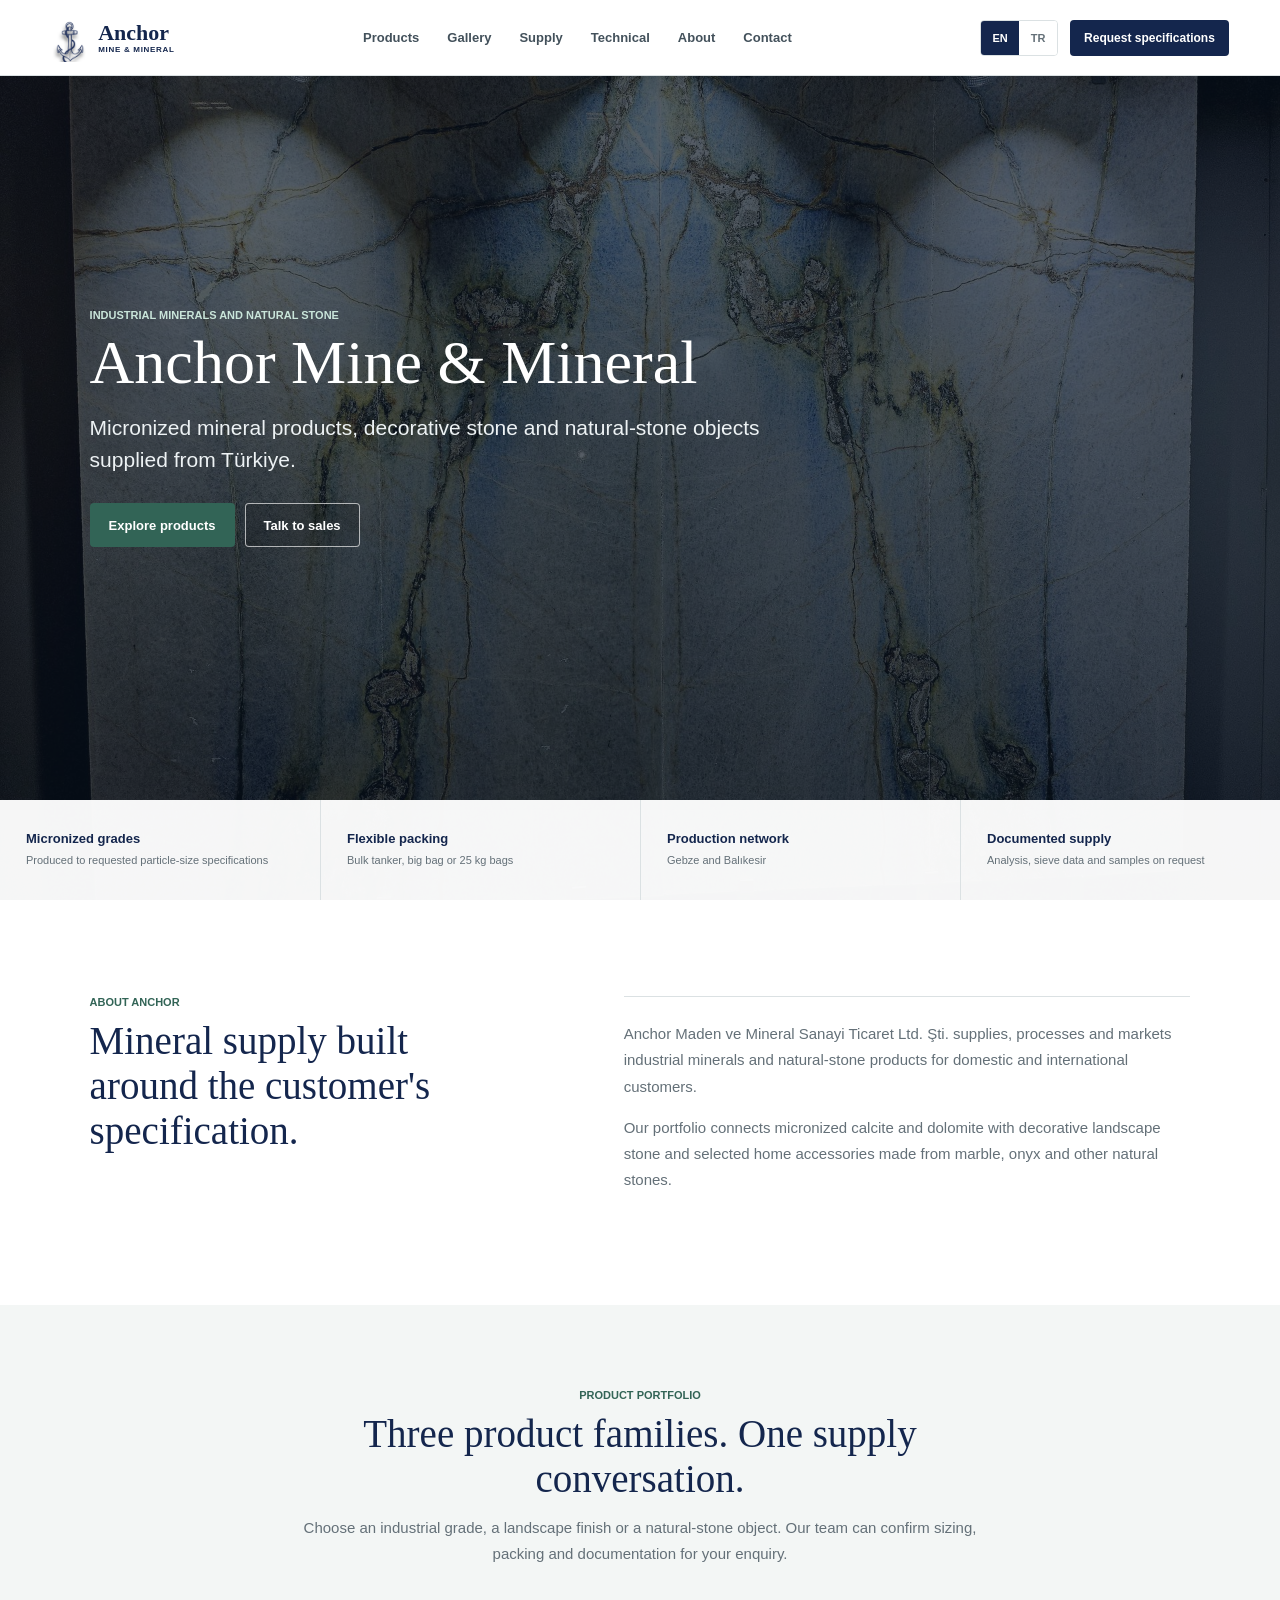
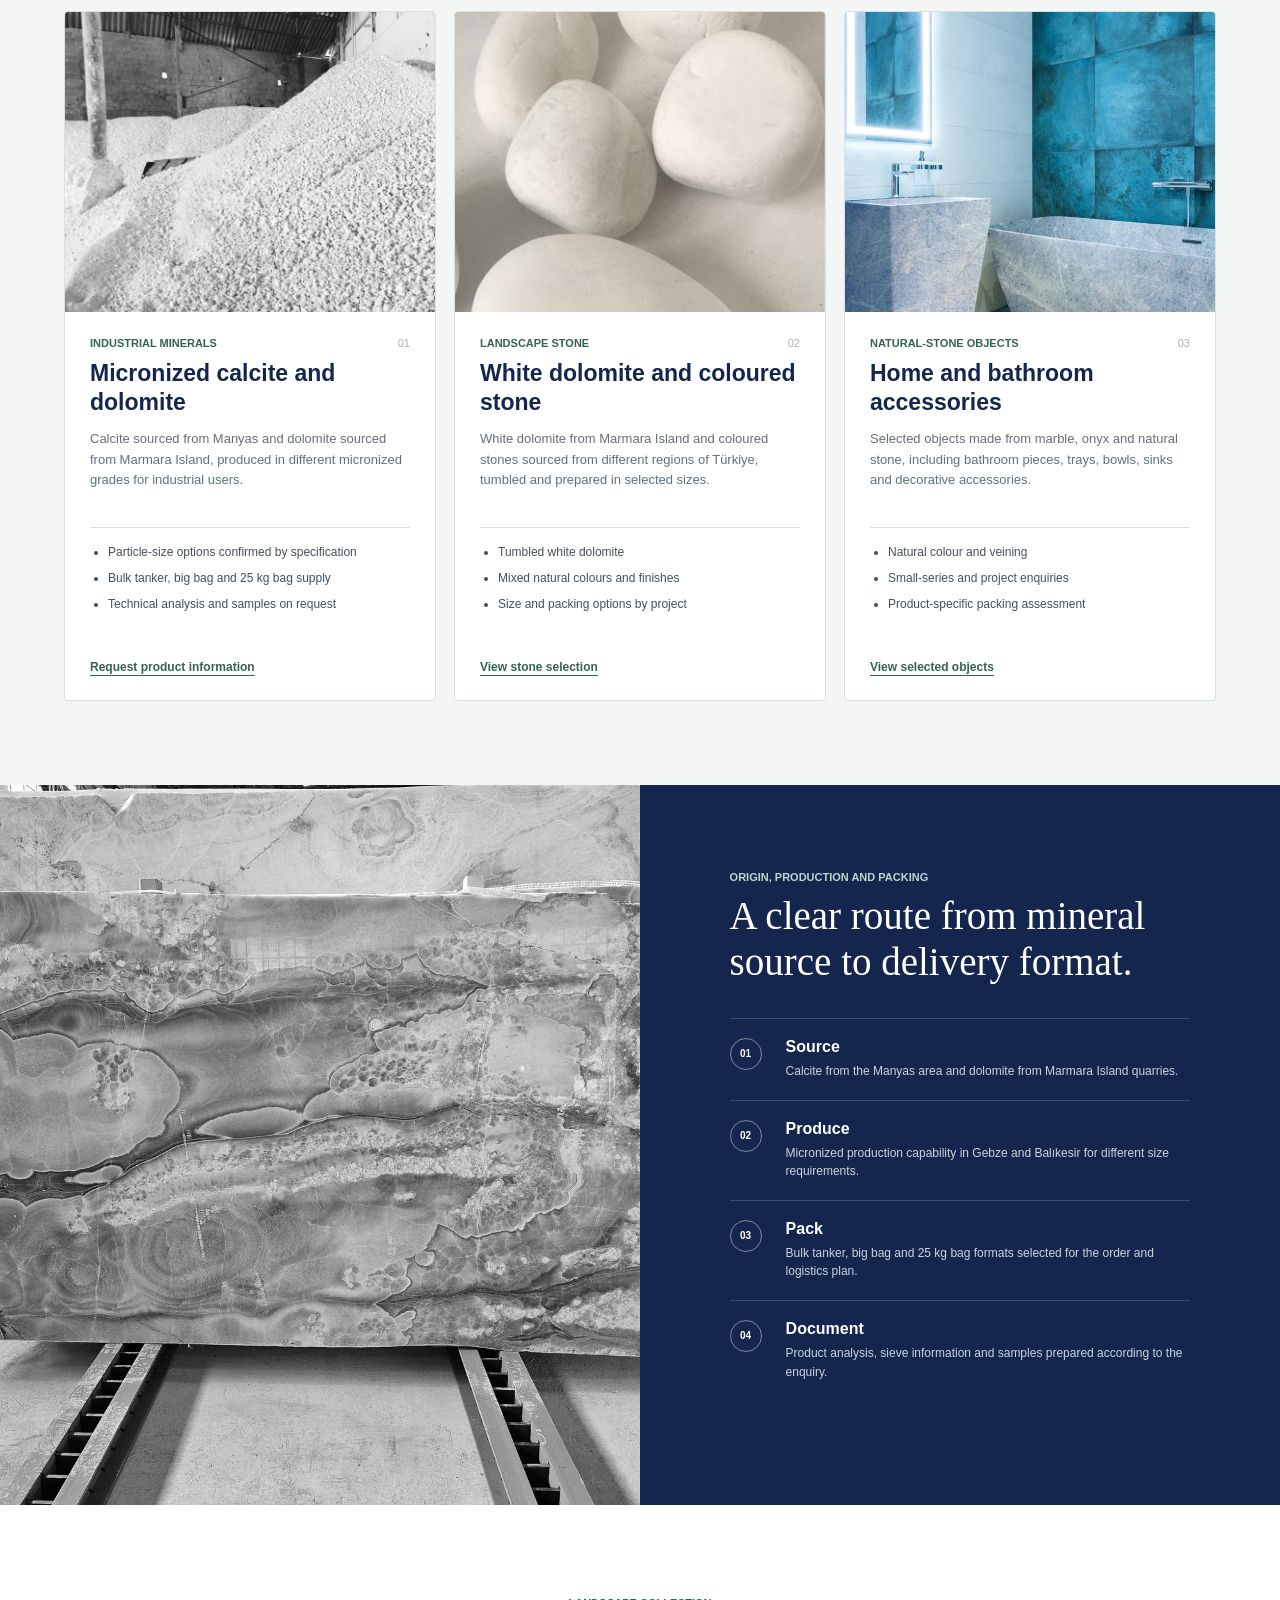
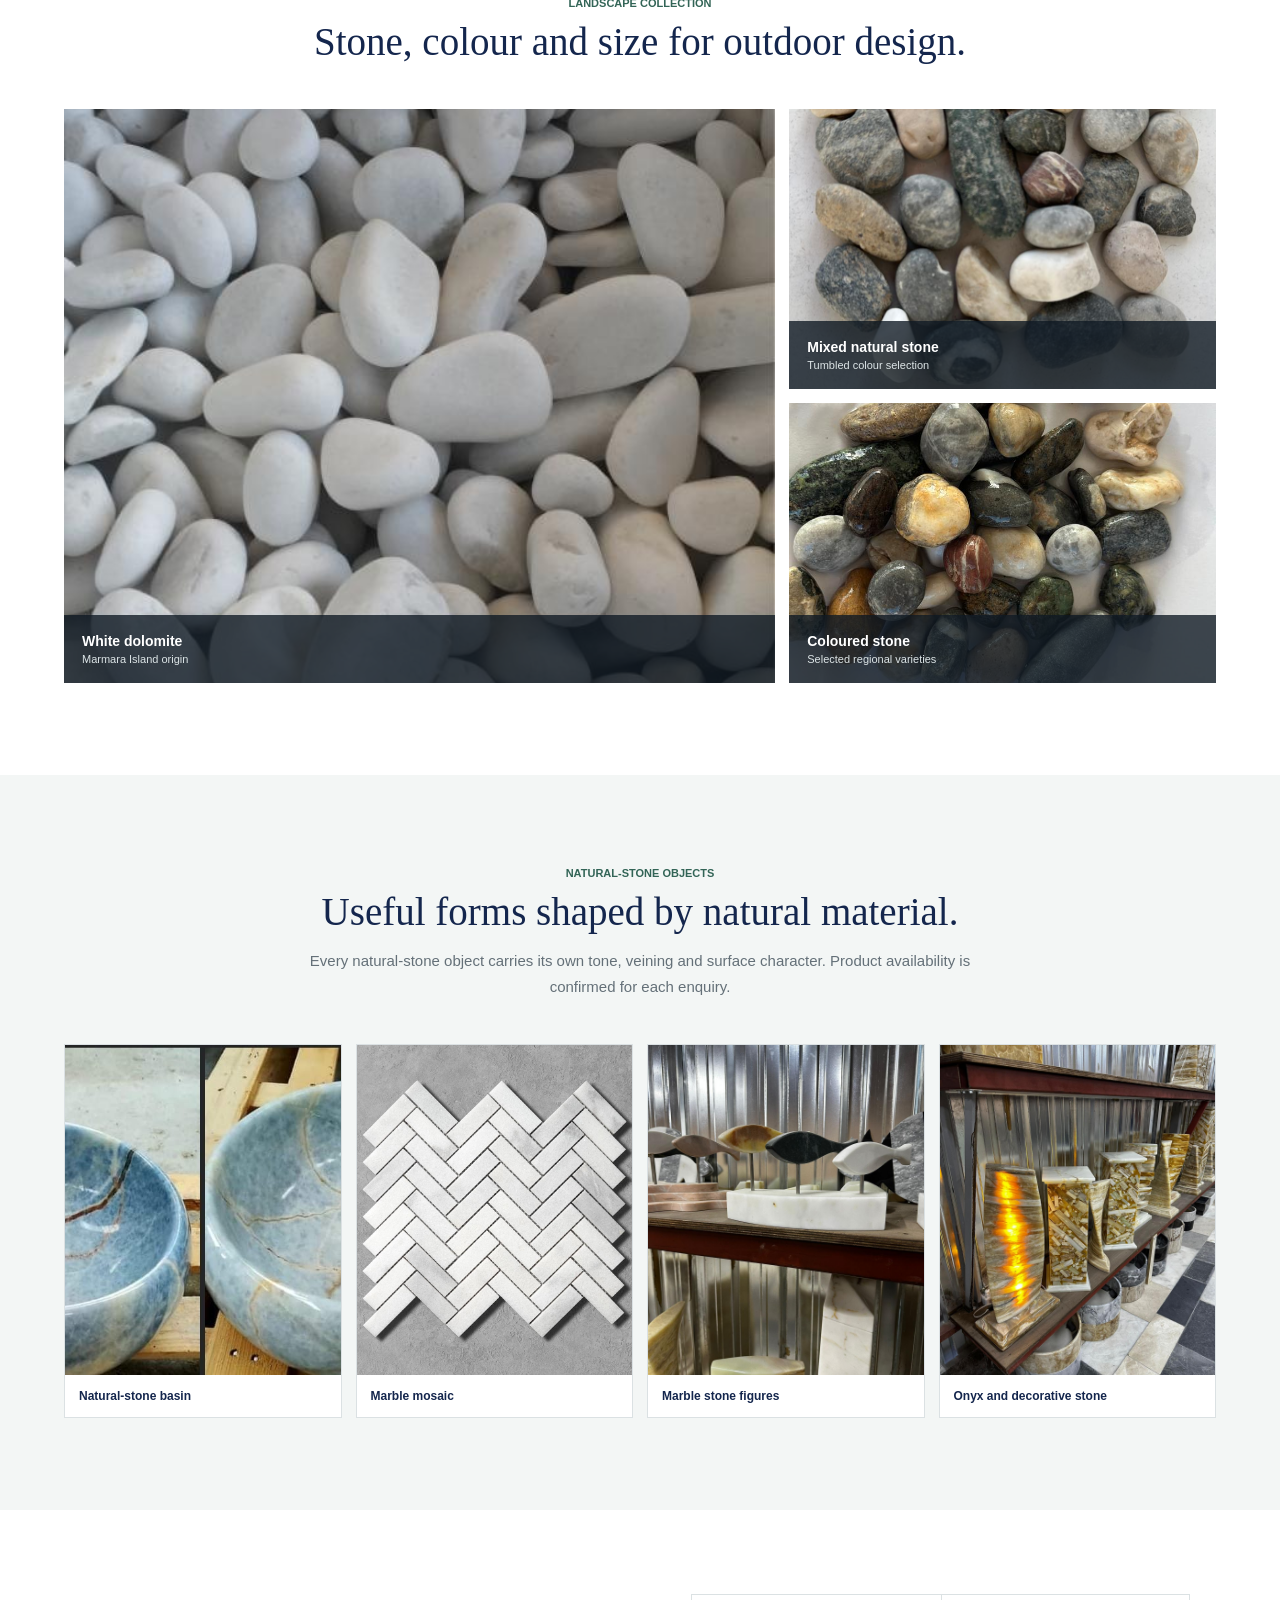
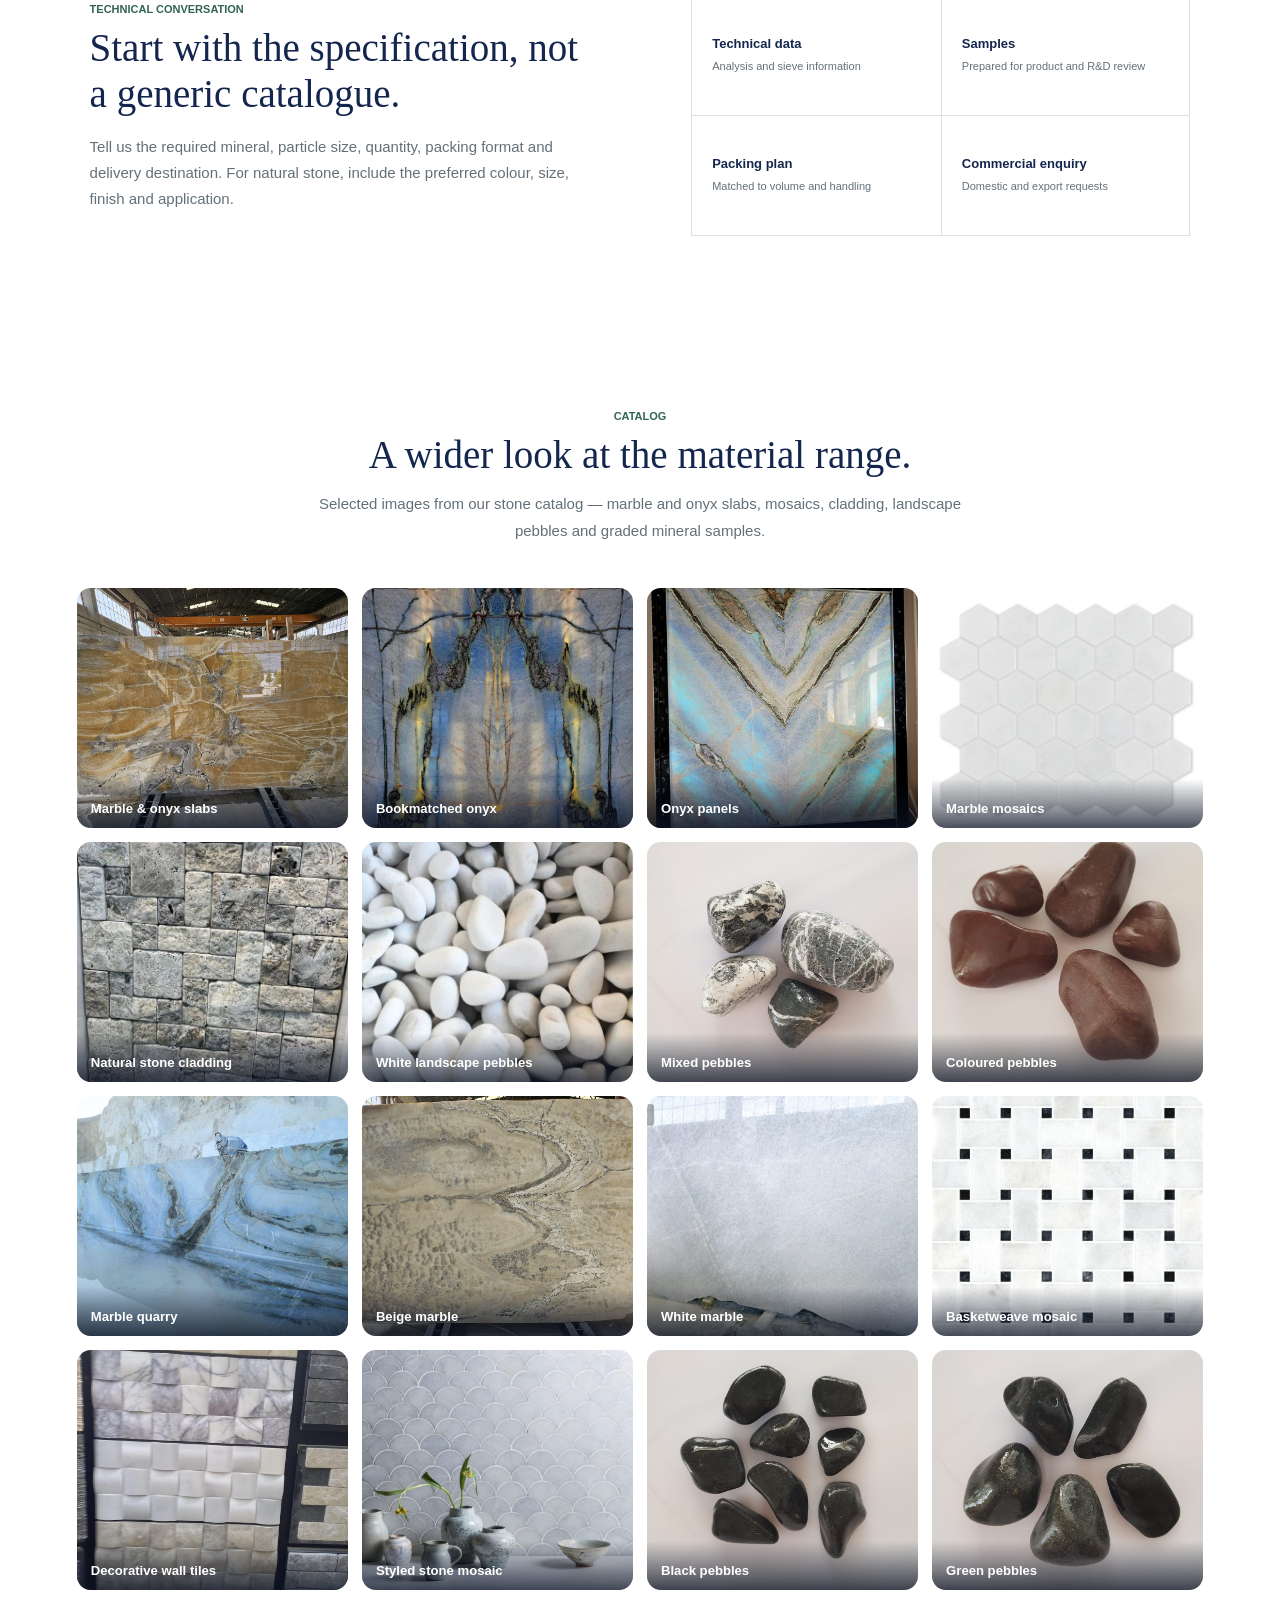
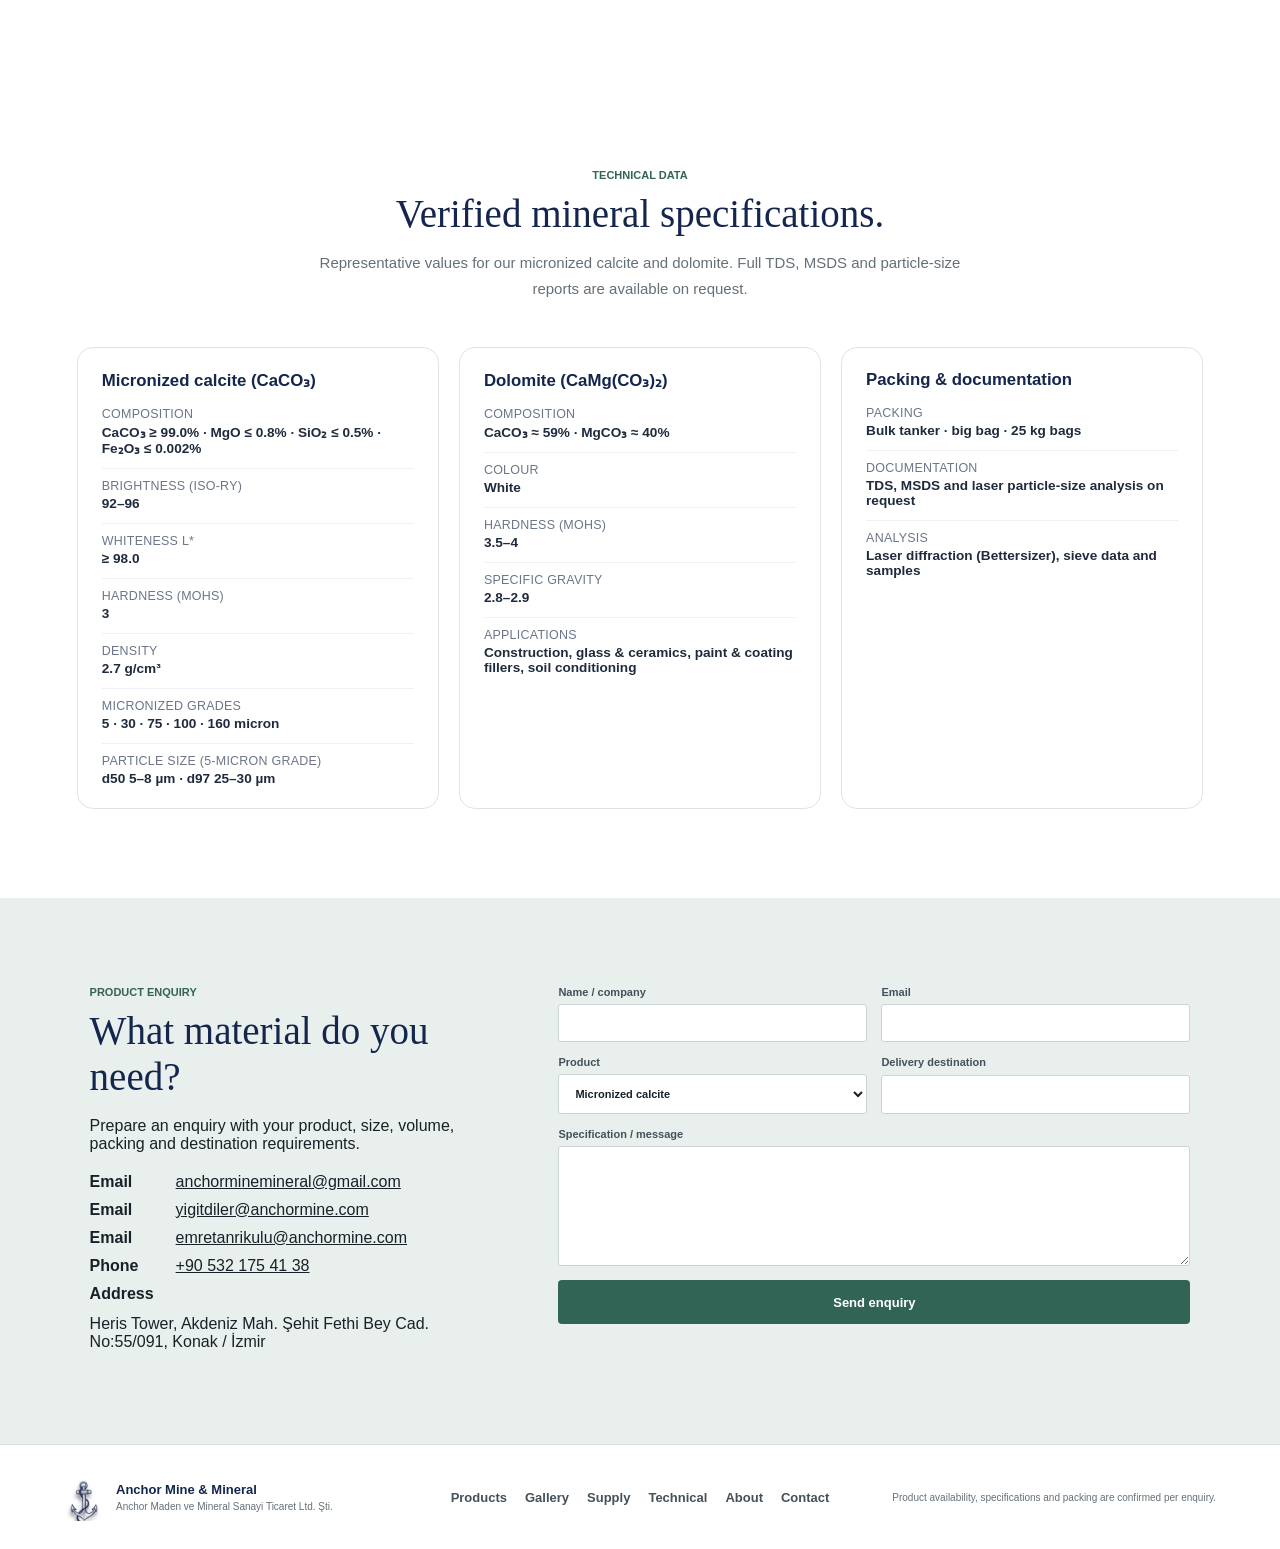
<file: index.html>
<!doctype html>
<html lang="en">
<head>
  <meta charset="utf-8">
  <meta name="viewport" content="width=device-width, initial-scale=1">
  <meta name="description" content="Anchor Mine & Mineral supplies micronized calcite and dolomite, decorative landscape stone, and natural-stone home accessories from Türkiye.">
  <meta name="theme-color" content="#14264d">
  <title>Anchor Mine & Mineral | Industrial Minerals and Natural Stone</title>
  <link rel="icon" type="image/png" href="/assets/anchor-logo.png?v=2">
  <link rel="apple-touch-icon" href="/assets/anchor-logo.png?v=2">
  <link rel="stylesheet" href="styles.css">
  <script src="script.js" defer></script>
</head>
<body>
  <header class="site-header">
    <a class="brand" href="#top" aria-label="Anchor Mine and Mineral home">
      <span class="brand-mark"><img src="assets/anchor-logo.png" alt=""></span>
      <span class="brand-copy"><strong>Anchor</strong><small>Mine &amp; Mineral</small></span>
    </a>
    <nav aria-label="Primary navigation">
      <div class="mobile-language language-switcher" aria-label="Language">
        <button class="active" data-lang="en" type="button">EN</button>
        <button data-lang="tr" type="button">TR</button>
      </div>
      <a data-i18n="navProducts" href="#products">Products</a>
      <a data-i18n="navGallery" href="#gallery">Gallery</a>
      <a data-i18n="navSupply" href="#supply">Supply</a>
      <a data-i18n="navTechnical" href="#technical">Technical</a>
      <a data-i18n="navAbout" href="#about">About</a>
      <a data-i18n="navContact" href="#contact">Contact</a>
    </nav>
    <div class="header-actions">
      <div class="language-switcher" aria-label="Language">
        <button class="active" data-lang="en" type="button">EN</button>
        <button data-lang="tr" type="button">TR</button>
      </div>
      <a class="header-cta" data-i18n="requestSpecs" href="#contact">Request specifications</a>
    </div>
  </header>

  <main id="top">
    <section class="hero">
      <img class="hero-image" src="assets/hero-onyx.jpg" alt="Backlit natural stone slab">
      <div class="hero-shade"></div>
      <div class="hero-content">
        <p class="eyebrow" data-i18n="heroEyebrow">Industrial minerals and natural stone</p>
        <h1>Anchor Mine &amp; Mineral</h1>
        <p class="hero-lead" data-i18n="heroLead">Micronized mineral products, decorative stone and natural-stone objects supplied from Türkiye.</p>
        <div class="hero-actions">
          <a class="button button-primary" data-i18n="exploreProducts" href="#products">Explore products</a>
          <a class="button button-secondary" data-i18n="talkSales" href="#contact">Talk to sales</a>
        </div>
      </div>
      <div class="hero-facts" aria-label="Key capabilities">
        <div><strong data-i18n="fact1Title">Micronized grades</strong><span data-i18n="fact1Text">Produced to requested particle-size specifications</span></div>
        <div><strong data-i18n="fact2Title">Flexible packing</strong><span data-i18n="fact2Text">Bulk tanker, big bag or 25 kg bags</span></div>
        <div><strong data-i18n="fact3Title">Production network</strong><span data-i18n="fact3Text">Gebze and Balıkesir</span></div>
        <div><strong data-i18n="fact4Title">Documented supply</strong><span data-i18n="fact4Text">Analysis, sieve data and samples on request</span></div>
      </div>
    </section>

    <section class="intro" id="about">
      <div>
        <p class="eyebrow" data-i18n="aboutEyebrow">About Anchor</p>
        <h2 data-i18n="aboutTitle">Mineral supply built around the customer's specification.</h2>
      </div>
      <div class="intro-copy">
        <p data-i18n="aboutP1">Anchor Maden ve Mineral Sanayi Ticaret Ltd. Şti. supplies, processes and markets industrial minerals and natural-stone products for domestic and international customers.</p>
        <p data-i18n="aboutP2">Our portfolio connects micronized calcite and dolomite with decorative landscape stone and selected home accessories made from marble, onyx and other natural stones.</p>
      </div>
    </section>

    <section class="product-band" id="products">
      <div class="section-heading">
        <p class="eyebrow" data-i18n="productsEyebrow">Product portfolio</p>
        <h2 data-i18n="productsTitle">Three product families. One supply conversation.</h2>
        <p data-i18n="productsText">Choose an industrial grade, a landscape finish or a natural-stone object. Our team can confirm sizing, packing and documentation for your enquiry.</p>
      </div>

      <div class="product-grid">
        <article class="product-card">
          <img src="assets/micronized-minerals.jpg" alt="Micronized mineral product">
          <div class="product-body">
            <span>01</span>
            <p class="eyebrow" data-i18n="industrialLabel">Industrial minerals</p>
            <h3 data-i18n="industrialTitle">Micronized calcite and dolomite</h3>
            <p data-i18n="industrialText">Calcite sourced from Manyas and dolomite sourced from Marmara Island, produced in different micronized grades for industrial users.</p>
            <ul>
              <li data-i18n="industrialBullet1">Particle-size options confirmed by specification</li>
              <li data-i18n="industrialBullet2">Bulk tanker, big bag and 25 kg bag supply</li>
              <li data-i18n="industrialBullet3">Technical analysis and samples on request</li>
            </ul>
            <a data-i18n="requestProduct" href="#contact">Request product information</a>
          </div>
        </article>

        <article class="product-card">
          <img src="assets/white-dolomite.jpg" alt="White tumbled dolomite landscape stones">
          <div class="product-body">
            <span>02</span>
            <p class="eyebrow" data-i18n="landscapeLabel">Landscape stone</p>
            <h3 data-i18n="landscapeTitle">White dolomite and coloured stone</h3>
            <p data-i18n="landscapeText">White dolomite from Marmara Island and coloured stones sourced from different regions of Türkiye, tumbled and prepared in selected sizes.</p>
            <ul>
              <li data-i18n="landscapeBullet1">Tumbled white dolomite</li>
              <li data-i18n="landscapeBullet2">Mixed natural colours and finishes</li>
              <li data-i18n="landscapeBullet3">Size and packing options by project</li>
            </ul>
            <a data-i18n="viewStone" href="#stone-gallery">View stone selection</a>
          </div>
        </article>

        <article class="product-card">
          <img src="assets/stone-bathroom.jpg" alt="Natural stone bathroom in blue stone">
          <div class="product-body">
            <span>03</span>
            <p class="eyebrow" data-i18n="objectsLabel">Natural-stone objects</p>
            <h3 data-i18n="objectsTitle">Home and bathroom accessories</h3>
            <p data-i18n="objectsText">Selected objects made from marble, onyx and natural stone, including bathroom pieces, trays, bowls, sinks and decorative accessories.</p>
            <ul>
              <li data-i18n="objectsBullet1">Natural colour and veining</li>
              <li data-i18n="objectsBullet2">Small-series and project enquiries</li>
              <li data-i18n="objectsBullet3">Product-specific packing assessment</li>
            </ul>
            <a data-i18n="viewObjects" href="#objects-gallery">View selected objects</a>
          </div>
        </article>
      </div>
    </section>

    <section class="supply-section" id="supply">
      <div class="supply-image">
        <img src="assets/production-facility.jpg" alt="Natural stone slabs at the production facility">
      </div>
      <div class="supply-content">
        <p class="eyebrow" data-i18n="supplyEyebrow">Origin, production and packing</p>
        <h2 data-i18n="supplyTitle">A clear route from mineral source to delivery format.</h2>
        <div class="supply-steps">
          <article>
            <b>01</b>
            <div><strong data-i18n="step1Title">Source</strong><p data-i18n="step1Text">Calcite from the Manyas area and dolomite from Marmara Island quarries.</p></div>
          </article>
          <article>
            <b>02</b>
            <div><strong data-i18n="step2Title">Produce</strong><p data-i18n="step2Text">Micronized production capability in Gebze and Balıkesir for different size requirements.</p></div>
          </article>
          <article>
            <b>03</b>
            <div><strong data-i18n="step3Title">Pack</strong><p data-i18n="step3Text">Bulk tanker, big bag and 25 kg bag formats selected for the order and logistics plan.</p></div>
          </article>
          <article>
            <b>04</b>
            <div><strong data-i18n="step4Title">Document</strong><p data-i18n="step4Text">Product analysis, sieve information and samples prepared according to the enquiry.</p></div>
          </article>
        </div>
      </div>
    </section>

    <section class="gallery-section" id="stone-gallery">
      <div class="section-heading">
        <p class="eyebrow" data-i18n="stoneEyebrow">Landscape collection</p>
        <h2 data-i18n="stoneTitle">Stone, colour and size for outdoor design.</h2>
      </div>
      <div class="stone-gallery">
        <figure class="gallery-large">
          <img src="assets/white-pebbles.jpg" alt="White decorative dolomite pebbles">
          <figcaption><strong data-i18n="whiteStoneTitle">White dolomite</strong><span data-i18n="whiteStoneText">Marmara Island origin</span></figcaption>
        </figure>
        <figure>
          <img src="assets/mixed-pebbles.jpg" alt="Mixed colour tumbled landscape stones">
          <figcaption><strong data-i18n="mixedStoneTitle">Mixed natural stone</strong><span data-i18n="mixedStoneText">Tumbled colour selection</span></figcaption>
        </figure>
        <figure>
          <img src="assets/colour-chips.jpg" alt="Coloured decorative stone chips">
          <figcaption><strong data-i18n="colourStoneTitle">Coloured stone</strong><span data-i18n="colourStoneText">Selected regional varieties</span></figcaption>
        </figure>
      </div>
    </section>

    <section class="objects-section" id="objects-gallery">
      <div class="section-heading">
        <p class="eyebrow" data-i18n="objectEyebrow">Natural-stone objects</p>
        <h2 data-i18n="objectTitle">Useful forms shaped by natural material.</h2>
        <p data-i18n="objectText">Every natural-stone object carries its own tone, veining and surface character. Product availability is confirmed for each enquiry.</p>
      </div>
      <div class="objects-grid">
        <figure><img src="assets/blue-basin.jpg" alt="Blue natural-stone wash basins"><figcaption data-i18n="captionBasin">Natural-stone basin</figcaption></figure>
        <figure><img src="assets/marble-mosaic.jpg" alt="Marble mosaic tiles"><figcaption data-i18n="captionBath">Marble mosaic</figcaption></figure>
        <figure><img src="assets/stone-basin.jpg" alt="Marble stone figures"><figcaption data-i18n="captionAshtray">Marble stone figures</figcaption></figure>
        <figure><img src="assets/onyx-objects.jpg" alt="Illuminated onyx decorative objects"><figcaption data-i18n="captionOnyx">Onyx and decorative stone</figcaption></figure>
      </div>
    </section>

    <section class="quality-section">
      <div class="quality-copy">
        <p class="eyebrow" data-i18n="qualityEyebrow">Technical conversation</p>
        <h2 data-i18n="qualityTitle">Start with the specification, not a generic catalogue.</h2>
        <p data-i18n="qualityText">Tell us the required mineral, particle size, quantity, packing format and delivery destination. For natural stone, include the preferred colour, size, finish and application.</p>
      </div>
      <div class="quality-list">
        <div><strong data-i18n="quality1Title">Technical data</strong><span data-i18n="quality1Text">Analysis and sieve information</span></div>
        <div><strong data-i18n="quality2Title">Samples</strong><span data-i18n="quality2Text">Prepared for product and R&amp;D review</span></div>
        <div><strong data-i18n="quality3Title">Packing plan</strong><span data-i18n="quality3Text">Matched to volume and handling</span></div>
        <div><strong data-i18n="quality4Title">Commercial enquiry</strong><span data-i18n="quality4Text">Domestic and export requests</span></div>
      </div>
    </section>

    <section class="catalog-section" id="gallery">
      <div class="section-heading">
        <p class="eyebrow" data-i18n="galEyebrow">Catalog</p>
        <h2 data-i18n="galTitle">A wider look at the material range.</h2>
        <p data-i18n="galText">Selected images from our stone catalog — marble and onyx slabs, mosaics, cladding, landscape pebbles and graded mineral samples.</p>
      </div>
      <div class="catalog-grid">
        <figure><img src="assets/gal-slab-gold.jpg" alt="Gold marble and onyx slab" loading="lazy"><figcaption data-i18n="galSlab">Marble &amp; onyx slabs</figcaption></figure>
        <figure><img src="assets/gal-onyx-blue.jpg" alt="Bookmatched blue onyx" loading="lazy"><figcaption data-i18n="galOnyx">Bookmatched onyx</figcaption></figure>
        <figure><img src="assets/gal-onyx-panel.jpg" alt="Blue onyx panel" loading="lazy"><figcaption data-i18n="galPanel">Onyx panels</figcaption></figure>
        <figure><img src="assets/gal-mosaic.jpg" alt="Marble mosaic" loading="lazy"><figcaption data-i18n="galMosaic">Marble mosaics</figcaption></figure>
        <figure><img src="assets/gal-cladding.jpg" alt="Natural stone wall cladding" loading="lazy"><figcaption data-i18n="galCladding">Natural stone cladding</figcaption></figure>
        <figure><img src="assets/gal-peb-white.jpg" alt="White landscape pebbles" loading="lazy"><figcaption data-i18n="galPebWhite">White landscape pebbles</figcaption></figure>
        <figure><img src="assets/gal-peb-grey.jpg" alt="Mixed colour pebbles" loading="lazy"><figcaption data-i18n="galPebGrey">Mixed pebbles</figcaption></figure>
        <figure><img src="assets/gal-peb-red.jpg" alt="Red coloured pebbles" loading="lazy"><figcaption data-i18n="galPebRed">Coloured pebbles</figcaption></figure>
        <figure><img src="assets/gal-quarry.jpg" alt="Blue marble quarry" loading="lazy"><figcaption data-i18n="galQuarry">Marble quarry</figcaption></figure>
        <figure><img src="assets/gal-slab-beige.jpg" alt="Beige marble slab" loading="lazy"><figcaption data-i18n="galSlabBeige">Beige marble</figcaption></figure>
        <figure><img src="assets/gal-marble-white.jpg" alt="White marble slab" loading="lazy"><figcaption data-i18n="galMarbleWhite">White marble</figcaption></figure>
        <figure><img src="assets/gal-mosaic-basket.jpg" alt="Basketweave marble mosaic" loading="lazy"><figcaption data-i18n="galMosaicBasket">Basketweave mosaic</figcaption></figure>
        <figure><img src="assets/gal-wall-tile.jpg" alt="Decorative stone wall tiles" loading="lazy"><figcaption data-i18n="galWallTile">Decorative wall tiles</figcaption></figure>
        <figure><img src="assets/gal-styled.jpg" alt="Styled stone mosaic wall" loading="lazy"><figcaption data-i18n="galStyled">Styled stone mosaic</figcaption></figure>
        <figure><img src="assets/gal-peb-black.jpg" alt="Black landscape pebbles" loading="lazy"><figcaption data-i18n="galPebBlack">Black pebbles</figcaption></figure>
        <figure><img src="assets/gal-peb-green.jpg" alt="Green landscape pebbles" loading="lazy"><figcaption data-i18n="galPebGreen">Green pebbles</figcaption></figure>
      </div>
    </section>

    <section class="tech-section" id="technical">
      <div class="section-heading">
        <p class="eyebrow" data-i18n="techEyebrow">Technical data</p>
        <h2 data-i18n="techTitle">Verified mineral specifications.</h2>
        <p data-i18n="techText">Representative values for our micronized calcite and dolomite. Full TDS, MSDS and particle-size reports are available on request.</p>
      </div>
      <div class="tech-grid">
        <article class="tech-card">
          <h3 data-i18n="techCalciteTitle">Micronized calcite (CaCO₃)</h3>
          <ul>
            <li><span data-i18n="techComposition">Composition</span><b>CaCO₃ ≥ 99.0% · MgO ≤ 0.8% · SiO₂ ≤ 0.5% · Fe₂O₃ ≤ 0.002%</b></li>
            <li><span data-i18n="techBrightness">Brightness (ISO-Ry)</span><b>92–96</b></li>
            <li><span data-i18n="techWhiteness">Whiteness L*</span><b>≥ 98.0</b></li>
            <li><span data-i18n="techHardness">Hardness (Mohs)</span><b>3</b></li>
            <li><span data-i18n="techDensity">Density</span><b>2.7 g/cm³</b></li>
            <li><span data-i18n="techGrades">Micronized grades</span><b>5 · 30 · 75 · 100 · 160 micron</b></li>
            <li><span data-i18n="techPsd">Particle size (5-micron grade)</span><b>d50 5–8 µm · d97 25–30 µm</b></li>
          </ul>
        </article>
        <article class="tech-card">
          <h3 data-i18n="techDolomiteTitle">Dolomite (CaMg(CO₃)₂)</h3>
          <ul>
            <li><span data-i18n="techComposition">Composition</span><b>CaCO₃ ≈ 59% · MgCO₃ ≈ 40%</b></li>
            <li><span data-i18n="techColour">Colour</span><b data-i18n="techWhite">White</b></li>
            <li><span data-i18n="techHardness">Hardness (Mohs)</span><b>3.5–4</b></li>
            <li><span data-i18n="techGravity">Specific gravity</span><b>2.8–2.9</b></li>
            <li><span data-i18n="techUses">Applications</span><b data-i18n="techDolUses">Construction, glass &amp; ceramics, paint &amp; coating fillers, soil conditioning</b></li>
          </ul>
        </article>
        <article class="tech-card">
          <h3 data-i18n="techPackTitle">Packing &amp; documentation</h3>
          <ul>
            <li><span data-i18n="techPacking">Packing</span><b data-i18n="techPackVal">Bulk tanker · big bag · 25 kg bags</b></li>
            <li><span data-i18n="techDocs">Documentation</span><b data-i18n="techDocsVal">TDS, MSDS and laser particle-size analysis on request</b></li>
            <li><span data-i18n="techMeasure">Analysis</span><b data-i18n="techMeasureVal">Laser diffraction (Bettersizer), sieve data and samples</b></li>
          </ul>
        </article>
      </div>
    </section>

    <section class="contact-section" id="contact">
      <div>
        <p class="eyebrow" data-i18n="contactEyebrow">Product enquiry</p>
        <h2 data-i18n="contactTitle">What material do you need?</h2>
        <p data-i18n="contactText">Prepare an enquiry with your product, size, volume, packing and destination requirements.</p>
        <div class="contact-details">
          <p><strong data-i18n="contactEmailLabel">Email</strong><a href="mailto:anchorminemineral@gmail.com">anchorminemineral@gmail.com</a></p>
          <p><strong data-i18n="contactEmailLabel">Email</strong><a href="mailto:yigitdiler@anchormine.com">yigitdiler@anchormine.com</a></p>
          <p><strong data-i18n="contactEmailLabelSecondary">Email</strong><a href="mailto:emretanrikulu@anchormine.com">emretanrikulu@anchormine.com</a></p>
          <p><strong data-i18n="contactPhoneLabel">Phone</strong><a href="tel:+905321754138">+90 532 175 41 38</a></p>
          <p><strong data-i18n="contactAddressLabel">Address</strong><span>Heris Tower, Akdeniz Mah. Şehit Fethi Bey Cad. No:55/091, Konak / İzmir</span></p>
        </div>
      </div>
      <form id="enquiry-form" action="https://formsubmit.co/ajax/edc3cf9e43346f73c6255b71d0992604" method="POST">
        <input name="_cc" type="hidden" value="emretanrikulu@anchormine.com">
        <input name="_template" type="hidden" value="table">
        <input aria-hidden="true" autocomplete="off" class="form-honeypot" name="_honey" tabindex="-1" type="text">
        <label><span data-i18n="formName">Name / company</span><input name="name" required type="text"></label>
        <label><span data-i18n="formEmail">Email</span><input name="email" required type="email"></label>
        <label><span data-i18n="formProduct">Product</span>
          <select name="product">
            <option data-i18n="optionCalcite">Micronized calcite</option>
            <option data-i18n="optionDolomite">Micronized dolomite</option>
            <option data-i18n="optionLandscape">Landscape stone</option>
            <option data-i18n="optionObjects">Natural-stone objects</option>
          </select>
        </label>
        <label><span data-i18n="formDestination">Delivery destination</span><input name="destination" type="text"></label>
        <label class="form-wide"><span data-i18n="formMessage">Specification / message</span><textarea name="message" required></textarea></label>
        <button class="button button-primary form-wide" data-i18n="formButton" type="submit">Prepare enquiry</button>
        <p aria-live="polite" class="form-status form-wide" id="form-status" role="status"></p>
      </form>
    </section>
  </main>

  <footer>
    <div class="footer-brand">
      <span class="brand-mark"><img src="assets/anchor-logo.png" alt=""></span>
      <div><strong>Anchor Mine &amp; Mineral</strong><span>Anchor Maden ve Mineral Sanayi Ticaret Ltd. Şti.</span></div>
    </div>
    <div class="footer-links">
      <a data-i18n="navProducts" href="#products">Products</a>
      <a data-i18n="navGallery" href="#gallery">Gallery</a>
      <a data-i18n="navSupply" href="#supply">Supply</a>
      <a data-i18n="navTechnical" href="#technical">Technical</a>
      <a data-i18n="navAbout" href="#about">About</a>
      <a data-i18n="navContact" href="#contact">Contact</a>
    </div>
    <p data-i18n="footerNote">Product availability, specifications and packing are confirmed per enquiry.</p>
  </footer>
</body>
</html>
</file>
<file: styles.css>
:root {
  --navy: #14264d;
  --navy-soft: #253d6a;
  --mineral: #326456;
  --ink: #182128;
  --muted: #647078;
  --line: #dbe1e3;
  --panel: #f3f6f5;
  --white: #ffffff;
  font-family: Arial, Helvetica, sans-serif;
  color: var(--ink);
  background: var(--white);
  letter-spacing: 0;
}

* { box-sizing: border-box; }
html { scroll-behavior: smooth; }
body { width: 100%; max-width: 100vw; margin: 0; overflow-x: hidden; }
main { width: 100%; min-width: 0; }
img { display: block; max-width: 100%; }
a { color: inherit; }
button, input, select, textarea { font: inherit; }
button { cursor: pointer; }

.site-header {
  min-height: 76px;
  padding: 8px 4vw;
  display: grid;
  grid-template-columns: auto 1fr auto;
  align-items: center;
  gap: 30px;
  position: sticky;
  top: 0;
  z-index: 50;
  background: rgba(255,255,255,.98);
  border-bottom: 1px solid var(--line);
}

.brand { display: flex; align-items: center; gap: 9px; text-decoration: none; }
.brand-mark { width: 38px; height: 48px; position: relative; overflow: hidden; flex: 0 0 auto; }
.brand-mark img { width: 112px; max-width: none; position: absolute; left: 50%; top: -22px; transform: translateX(-50%); }
.brand-copy { display: grid; gap: 1px; color: var(--navy); }
.brand-copy strong { font-family: Georgia, "Times New Roman", serif; font-size: 22px; line-height: 1; font-weight: 700; }
.brand-copy small { font-size: 8px; font-weight: 800; text-transform: uppercase; letter-spacing: .7px; }
.site-header nav { display: flex; justify-content: center; align-items: center; gap: 28px; }
.site-header nav a, .footer-links a { text-decoration: none; color: #43515b; font-size: 13px; font-weight: 700; }
.site-header nav a:hover, .footer-links a:hover { color: var(--navy); }
.header-actions { display: flex; align-items: center; gap: 12px; }
.language-switcher { display: flex; border: 1px solid var(--line); border-radius: 4px; overflow: hidden; }
.language-switcher button { width: 38px; height: 34px; border: 0; background: #fff; color: var(--muted); font-size: 11px; font-weight: 800; }
.language-switcher button.active { background: var(--navy); color: #fff; }
.mobile-language { display: none; }
.header-cta { padding: 11px 14px; background: var(--navy); color: #fff; border-radius: 4px; text-decoration: none; font-size: 12px; font-weight: 800; }

.hero { min-height: calc(100vh - 76px); position: relative; display: flex; align-items: center; color: #fff; overflow: hidden; }
.hero-image { position: absolute; inset: 0; width: 100%; height: 100%; object-fit: cover; object-position: center; }
.hero-shade { position: absolute; inset: 0; background: rgba(8,18,32,.68); }
.hero-content { position: relative; z-index: 2; width: min(760px, 88vw); margin-left: 7vw; padding-bottom: 120px; }
.eyebrow { margin: 0 0 10px; color: var(--mineral); font-size: 11px; font-weight: 800; text-transform: uppercase; }
.hero .eyebrow { color: #c9e5da; }
h1, h2, h3, p { margin-top: 0; }
h1 { margin-bottom: 18px; font-size: 62px; line-height: 1.02; font-family: Georgia, "Times New Roman", serif; font-weight: 500; }
.hero-lead { max-width: 680px; margin-bottom: 28px; font-size: 21px; line-height: 1.5; color: #edf2f4; }
.hero-actions { display: flex; gap: 10px; flex-wrap: wrap; }
.button { min-height: 44px; padding: 0 18px; border-radius: 4px; border: 1px solid transparent; display: inline-flex; align-items: center; justify-content: center; text-decoration: none; font-weight: 800; font-size: 13px; }
.button-primary { background: var(--mineral); color: #fff; }
.button-secondary { border-color: rgba(255,255,255,.65); color: #fff; background: rgba(0,0,0,.12); }
.hero-facts { position: absolute; z-index: 3; left: 0; right: 0; bottom: 0; display: grid; grid-template-columns: repeat(4, 1fr); background: rgba(255,255,255,.96); color: var(--ink); }
.hero-facts div { min-height: 100px; padding: 22px 26px; border-left: 1px solid var(--line); display: grid; align-content: center; gap: 7px; }
.hero-facts div:first-child { border-left: 0; }
.hero-facts strong { font-size: 13px; color: var(--navy); }
.hero-facts span { font-size: 11px; line-height: 1.4; color: var(--muted); }

.intro { padding: 96px 7vw; display: grid; grid-template-columns: .85fr 1.15fr; gap: 9vw; }
h2 { margin-bottom: 18px; font-family: Georgia, "Times New Roman", serif; font-size: 39px; line-height: 1.16; font-weight: 500; color: var(--navy); }
.intro-copy { padding-top: 24px; border-top: 1px solid var(--line); }
.intro-copy p, .section-heading > p:last-child, .quality-copy > p:last-child, .contact-section > div > p:last-child { color: var(--muted); font-size: 15px; line-height: 1.75; }

.product-band { padding: 84px 5vw; background: var(--panel); }
.section-heading { width: min(760px, 100%); margin: 0 auto 44px; text-align: center; }
.section-heading h2 { margin-bottom: 14px; }
.section-heading > p:last-child { max-width: 680px; margin: 0 auto; }
.product-grid { display: grid; grid-template-columns: repeat(3, 1fr); gap: 18px; max-width: 1380px; margin: 0 auto; }
.product-card { background: #fff; border: 1px solid var(--line); border-radius: 4px; overflow: hidden; }
.product-card > img { width: 100%; height: 300px; object-fit: cover; }
.product-body { padding: 25px; }
.product-body > span { float: right; color: #a7b1b6; font-size: 11px; }
.product-body h3 { min-height: 58px; margin-bottom: 12px; color: var(--navy); font-size: 23px; line-height: 1.25; }
.product-body > p:not(.eyebrow) { min-height: 80px; color: var(--muted); line-height: 1.55; font-size: 13px; }
.product-body ul { min-height: 112px; margin: 18px 0; padding: 16px 0 0 18px; border-top: 1px solid var(--line); }
.product-body li { margin-bottom: 9px; color: #43515b; font-size: 12px; line-height: 1.4; }
.product-body > a { color: var(--mineral); font-size: 12px; font-weight: 800; text-underline-offset: 4px; }

.supply-section { display: grid; grid-template-columns: 1fr 1fr; min-height: 720px; }
.supply-image img { width: 100%; height: 100%; object-fit: cover; filter: grayscale(100%); }
.supply-content { padding: 86px 7vw; background: var(--navy); color: #fff; }
.supply-content .eyebrow { color: #b9d8cc; }
.supply-content h2 { color: #fff; }
.supply-steps { margin-top: 34px; display: grid; }
.supply-steps article { padding: 19px 0; display: grid; grid-template-columns: 42px 1fr; gap: 14px; border-top: 1px solid rgba(255,255,255,.18); }
.supply-steps article > b { width: 32px; height: 32px; display: grid; place-items: center; border: 1px solid rgba(255,255,255,.45); border-radius: 50%; font-size: 10px; }
.supply-steps strong { display: block; margin-bottom: 6px; }
.supply-steps p { margin: 0; color: #cbd4df; font-size: 12px; line-height: 1.55; }

.gallery-section, .objects-section { padding: 92px 5vw; }
.stone-gallery { max-width: 1380px; margin: 0 auto; display: grid; grid-template-columns: 1.25fr .75fr; grid-template-rows: 280px 280px; gap: 14px; }
.stone-gallery figure, .objects-grid figure { margin: 0; position: relative; overflow: hidden; background: var(--panel); }
.stone-gallery .gallery-large { grid-row: 1 / 3; }
.stone-gallery img, .objects-grid img { width: 100%; height: 100%; object-fit: cover; }
.stone-gallery figcaption { position: absolute; left: 0; right: 0; bottom: 0; padding: 18px; background: rgba(15,25,35,.78); color: #fff; display: grid; gap: 4px; }
.stone-gallery figcaption strong { font-size: 14px; }
.stone-gallery figcaption span { color: #dce4e6; font-size: 11px; }

.objects-section { background: var(--panel); }
.objects-grid { max-width: 1380px; margin: 0 auto; display: grid; grid-template-columns: repeat(4, 1fr); gap: 14px; }
.objects-grid figure { border: 1px solid var(--line); background: #fff; }
.objects-grid img { height: 330px; }
.objects-grid figcaption { padding: 14px; color: var(--navy); font-size: 12px; font-weight: 800; }

.quality-section { padding: 84px 7vw; display: grid; grid-template-columns: 1fr 1fr; gap: 8vw; align-items: center; }
.quality-list { display: grid; grid-template-columns: 1fr 1fr; border: 1px solid var(--line); }
.quality-list div { min-height: 120px; padding: 20px; display: grid; align-content: center; gap: 8px; border-left: 1px solid var(--line); border-top: 1px solid var(--line); }
.quality-list div:nth-child(odd) { border-left: 0; }
.quality-list div:nth-child(-n+2) { border-top: 0; }
.quality-list strong { color: var(--navy); font-size: 13px; }
.quality-list span { color: var(--muted); font-size: 11px; line-height: 1.45; }

.contact-section { padding: 88px 7vw; display: grid; grid-template-columns: .75fr 1.25fr; gap: 7vw; background: #e9efed; }
.contact-section form { display: grid; grid-template-columns: 1fr 1fr; gap: 14px; }
.contact-section label { display: grid; gap: 6px; color: #43515b; font-size: 11px; font-weight: 800; }
.contact-section input, .contact-section select, .contact-section textarea { width: 100%; padding: 12px; border: 1px solid #cbd5d7; border-radius: 3px; background: #fff; color: var(--ink); }
.contact-section textarea { min-height: 120px; resize: vertical; }
.form-wide { grid-column: 1 / -1; }
.contact-section .button { border: 0; }
.contact-section .button:disabled { cursor: wait; opacity: .65; }
.form-honeypot { display: none !important; }
.form-status { min-height: 18px; margin: 0; color: var(--mineral); font-size: 12px; font-weight: 700; }
.form-status.is-success { color: #1f6b46; }
.form-status.is-error { color: #a12d2d; }

footer { padding: 28px 5vw; display: grid; grid-template-columns: 1fr auto 1fr; align-items: center; gap: 24px; border-top: 1px solid var(--line); }
.footer-brand { display: flex; align-items: center; gap: 12px; }
.footer-brand .brand-mark { width: 40px; height: 48px; }
.footer-brand div { display: grid; gap: 4px; }
.footer-brand strong { color: var(--navy); font-size: 13px; }
.footer-brand span, footer > p { color: var(--muted); font-size: 10px; }
.footer-links { display: flex; gap: 18px; }
footer > p { margin: 0; text-align: right; }

@media (max-width: 1050px) {
  .site-header { grid-template-columns: auto 1fr; }
  .site-header nav { order: 3; grid-column: 1 / -1; justify-content: flex-start; overflow-x: auto; padding-bottom: 6px; }
  .header-actions { justify-self: end; }
  .product-grid { grid-template-columns: 1fr; max-width: 720px; }
  .product-card { display: grid; grid-template-columns: .9fr 1.1fr; }
  .product-card > img { height: 100%; min-height: 420px; }
  .objects-grid { grid-template-columns: repeat(2, 1fr); }
}

@media (max-width: 760px) {
  .site-header { width: 100%; min-width: 0; grid-template-columns: 1fr; padding: 7px 16px; gap: 12px; overflow: hidden; }
  .brand-copy strong { font-size: 19px; }
  .header-cta { display: none; }
  .site-header nav { width: 100%; min-width: 0; gap: 20px; max-width: calc(100vw - 32px); }
  .header-actions { display: none; }
  .mobile-language { display: flex; flex: 0 0 auto; }
  .site-header nav a { white-space: nowrap; }
  .hero { width: 100%; max-width: 100vw; min-height: 810px; align-items: flex-start; overflow: hidden; }
  .hero-image { object-position: 58% center; }
  .hero-content { width: calc(100vw - 32px); max-width: calc(100vw - 32px); margin: 0 16px; padding: 84px 0 0; }
  h1 { font-size: 43px; }
  .hero-lead { width: 100%; max-width: 340px; font-size: 17px; overflow-wrap: anywhere; }
  .hero-actions { width: 100%; max-width: 340px; }
  .hero-actions .button { flex: 0 0 100%; width: 100%; }
  .hero-facts { left: 0; right: auto; width: 100vw; max-width: 100vw; grid-template-columns: repeat(2, minmax(0, 1fr)); }
  .hero-facts div { min-width: 0; min-height: 82px; padding: 12px; border-top: 1px solid var(--line); }
  .hero-facts span { font-size: 9px; overflow-wrap: anywhere; }
  .hero-facts div:nth-child(odd) { border-left: 0; }
  .intro, .quality-section, .contact-section { grid-template-columns: 1fr; padding: 68px 20px; gap: 28px; }
  h2 { font-size: 31px; }
  .product-band, .gallery-section, .objects-section { padding: 68px 16px; }
  .product-card { display: block; }
  .product-card > img { height: 260px; min-height: 0; }
  .product-body h3, .product-body > p:not(.eyebrow), .product-body ul { min-height: 0; }
  .supply-section { grid-template-columns: 1fr; }
  .supply-image { height: 360px; }
  .supply-content { padding: 60px 20px; }
  .stone-gallery { grid-template-columns: 1fr; grid-template-rows: repeat(3, 320px); }
  .stone-gallery .gallery-large { grid-row: auto; }
  .objects-grid { grid-template-columns: 1fr 1fr; }
  .objects-grid img { height: 235px; }
  .quality-list { grid-template-columns: 1fr; }
  .quality-list div { border-left: 0; }
  .quality-list div:nth-child(2) { border-top: 1px solid var(--line); }
  .contact-section form { grid-template-columns: 1fr; }
  .form-wide { grid-column: auto; }
  footer { grid-template-columns: 1fr; }
  .footer-links { flex-wrap: wrap; }
  footer > p { text-align: left; }
}

@media (max-width: 440px) {
  .objects-grid { grid-template-columns: 1fr; }
  .objects-grid img { height: 300px; }
}

.contact-details { margin-top: 20px; display: grid; gap: 10px; }
.contact-details p { margin: 0; display: flex; gap: 12px; flex-wrap: wrap; align-items: baseline; }
.contact-details strong { min-width: 74px; }
.contact-details a { color: inherit; text-decoration: underline; }

.tech-section { padding: clamp(48px,7vw,96px) clamp(20px,6vw,88px); }
.tech-grid { display: grid; gap: 20px; margin-top: 28px; grid-template-columns: repeat(auto-fit, minmax(258px, 1fr)); }
.tech-card { border: 1px solid #dfe3ea; border-radius: 16px; padding: 22px 24px; background: #fff; }
.tech-card h3 { margin: 0 0 16px; color: #14264d; font-size: 1.05rem; }
.tech-card ul { list-style: none; margin: 0; padding: 0; display: grid; gap: 12px; }
.tech-card li { display: grid; gap: 3px; font-size: .85rem; border-top: 1px solid #eef1f5; padding-top: 10px; }
.tech-card li:first-child { border-top: 0; padding-top: 0; }
.tech-card li span { color: #6b7688; font-size: .78rem; text-transform: uppercase; letter-spacing: .02em; }
.tech-card li b { color: #1f2b3d; font-weight: 600; }

.catalog-section { padding: clamp(48px,7vw,96px) clamp(20px,6vw,88px); }
.catalog-grid { display: grid; gap: 14px; margin-top: 28px; grid-template-columns: repeat(auto-fill, minmax(220px, 1fr)); }
.catalog-grid figure { margin: 0; border-radius: 14px; overflow: hidden; position: relative; background: #eef1f5; }
.catalog-grid img { display: block; width: 100%; height: 240px; object-fit: cover; }
.catalog-grid figcaption { position: absolute; left: 0; right: 0; bottom: 0; padding: 22px 14px 12px; font-size: .82rem; font-weight: 600; color: #fff; background: linear-gradient(transparent, rgba(10,18,35,.74)); }
</file>
